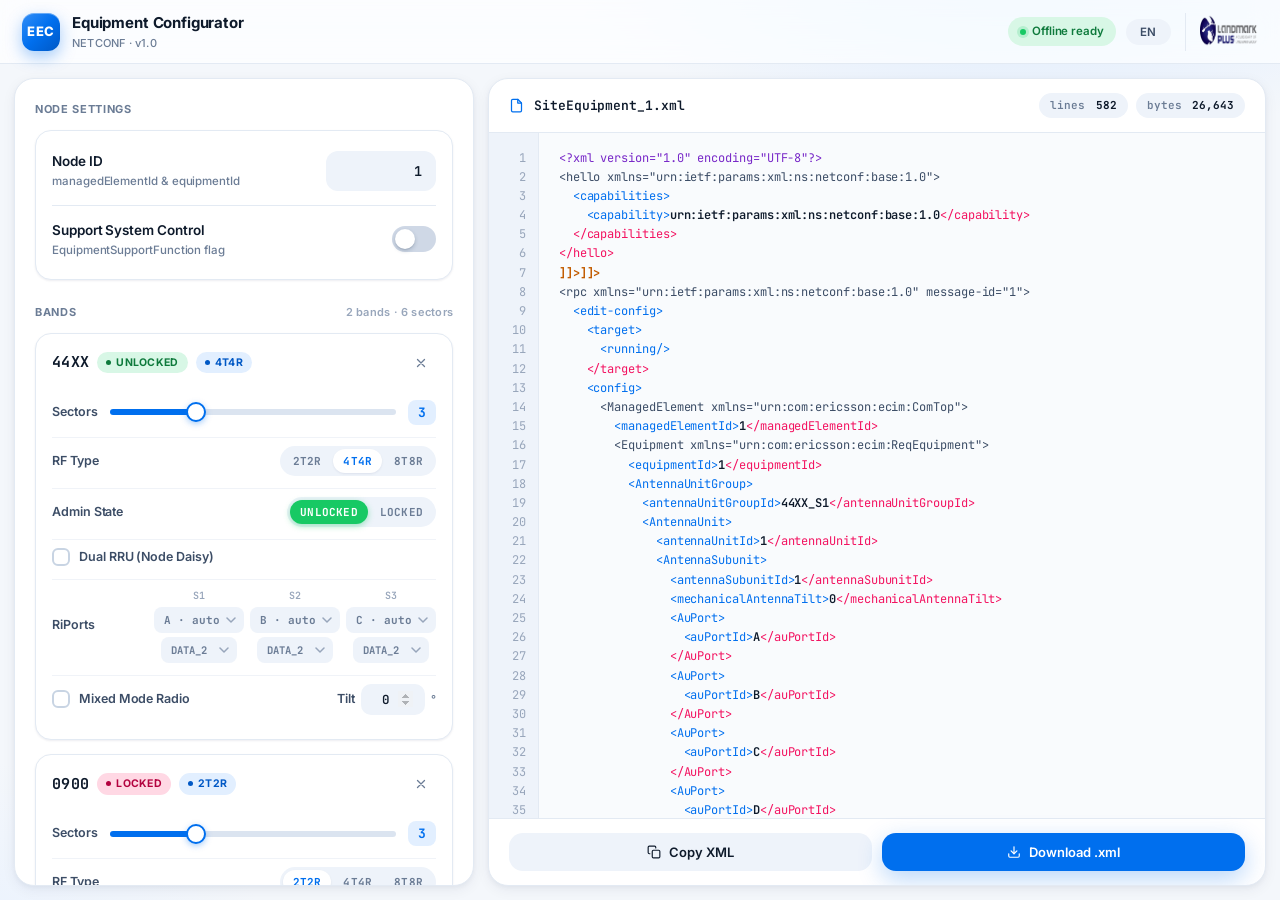
<file: index.html>
<!DOCTYPE html>
<html lang="en">
<head>
  <meta charset="UTF-8">
  <meta name="viewport" content="width=device-width, initial-scale=1.0">
  <meta name="description" content="Generate Ericsson NETCONF XML equipment configuration scripts for base station sites">
  <meta name="theme-color" content="#006fee">
  <meta name="apple-mobile-web-app-capable" content="yes">
  <meta name="apple-mobile-web-app-status-bar-style" content="black-translucent">
  <meta name="apple-mobile-web-app-title" content="EEC">
  <title>Ericsson Equipment Configurator</title>

  <link rel="manifest" href="manifest.json">
  <link rel="icon" type="image/png" sizes="192x192" href="assets/icon-192.png">
  <link rel="apple-touch-icon" href="assets/icon-192.png">

  <link rel="preconnect" href="https://fonts.googleapis.com">
  <link rel="preconnect" href="https://fonts.gstatic.com" crossorigin>
  <link href="https://fonts.googleapis.com/css2?family=Inter:wght@400;500;600;700;800&family=JetBrains+Mono:wght@400;500;600&display=swap" rel="stylesheet">

  <link rel="stylesheet" href="css/styles.css">
  <link rel="stylesheet" href="css/form.css">
  <link rel="stylesheet" href="css/preview.css">
  <link rel="stylesheet" href="css/components.css">
</head>
<body>

  <div class="app">

    <!-- Top bar -->
    <header class="topbar">
      <div class="brand">
        <div class="brand-mark">EEC</div>
        <div>
          <div class="brand-title">Equipment Configurator</div>
          <div class="brand-sub">NETCONF · v1.0</div>
        </div>
      </div>
      <div class="topbar-actions">
        <span class="chip"><span class="dot"></span>Offline ready</span>
        <button class="lang-btn">EN</button>
        <img src="LMP Big Logo-Photoroom.png" alt="Landmark Plus" class="topbar-logo">
      </div>
    </header>

    <!-- Main layout -->
    <div class="layout">

      <!-- Mobile tab switcher (hidden on desktop) -->
      <div class="tabs" id="tab-switcher">
        <button class="tab active" data-tab="form">Form</button>
        <button class="tab" data-tab="preview">Preview</button>
      </div>

      <!-- Form panel -->
      <div class="pane-form active" id="pane-form">
        <div class="form-scroll">

          <p class="section-label">Node settings</p>
          <div class="node-card">
            <div class="field">
              <div>
                <div class="field-label">Node ID</div>
                <div class="field-help">managedElementId &amp; equipmentId</div>
              </div>
              <input type="text" id="node-id" class="text-input" value="1" autocomplete="off" spellcheck="false">
            </div>
            <div class="field">
              <div>
                <div class="field-label">Support System Control</div>
                <div class="field-help">EquipmentSupportFunction flag</div>
              </div>
              <div id="support-system-control" class="switch" role="switch" aria-checked="false"></div>
            </div>
          </div>

          <p class="section-label">
            <span>Bands</span>
            <span class="section-count" id="bands-count"></span>
          </p>
          <div id="band-list" class="band-list"></div>

          <div class="warning-banner" id="overflow-warning">
            <svg width="16" height="16" viewBox="0 0 24 24" fill="none" stroke="currentColor" stroke-width="2.2" stroke-linecap="round" stroke-linejoin="round">
              <path d="M10.29 3.86L1.82 18a2 2 0 001.71 3h16.94a2 2 0 001.71-3L13.71 3.86a2 2 0 00-3.42 0z"/>
              <line x1="12" y1="9" x2="12" y2="13"/>
              <line x1="12" y1="17" x2="12.01" y2="17"/>
            </svg>
            <span>Total sectors exceed 24 — BBU port sequence is limited.</span>
          </div>

          <div class="add-section">
            <p class="section-label">Add band</p>
            <div class="add-grid">
              <button id="btn-add-44XX" class="add-btn"><span class="plus">+</span><span>44XX</span></button>
              <button id="btn-add-0900" class="add-btn"><span class="plus">+</span><span>0900</span></button>
              <button id="btn-add-1800" class="add-btn"><span class="plus">+</span><span>1800</span></button>
              <button id="btn-add-2100" class="add-btn"><span class="plus">+</span><span>2100</span></button>
              <button id="btn-add-2600" class="add-btn"><span class="plus">+</span><span>2600</span></button>
              <button id="btn-add-CUSTOM" class="add-btn add-btn--custom"><span class="plus">+</span><span>Custom band</span></button>
            </div>
          </div>

        </div>
      </div>

      <!-- Preview panel -->
      <div class="pane-preview" id="pane-preview">
        <div class="preview-header">
          <div class="preview-file">
            <svg width="15" height="15" viewBox="0 0 24 24" fill="none" stroke="var(--accent)" stroke-width="2" stroke-linecap="round" stroke-linejoin="round">
              <path d="M14 2H6a2 2 0 00-2 2v16a2 2 0 002 2h12a2 2 0 002-2V8z"/>
              <polyline points="14 2 14 8 20 8"/>
            </svg>
            <span class="filename" id="preview-filename">SiteEquipment_1.xml</span>
          </div>
          <div class="preview-meta">
            <span class="meta-chip">lines&#160;<strong id="preview-linecount">0</strong></span>
            <span class="meta-chip">bytes&#160;<strong id="preview-bytes">0</strong></span>
          </div>
        </div>
        <div class="preview-body">
          <div class="gutter" id="xml-gutter"></div>
          <pre class="code" id="xml-output"></pre>
        </div>
        <div class="preview-footer">
          <button class="btn btn-secondary" id="preview-btn-copy">
            <svg width="14" height="14" viewBox="0 0 24 24" fill="none" stroke="currentColor" stroke-width="2" stroke-linecap="round" stroke-linejoin="round">
              <rect x="9" y="9" width="13" height="13" rx="2"/>
              <path d="M5 15H4a2 2 0 01-2-2V4a2 2 0 012-2h9a2 2 0 012 2v1"/>
            </svg>
            Copy XML
          </button>
          <button class="btn btn-primary" id="preview-btn-download">
            <svg width="14" height="14" viewBox="0 0 24 24" fill="none" stroke="currentColor" stroke-width="2" stroke-linecap="round" stroke-linejoin="round">
              <path d="M21 15v4a2 2 0 01-2 2H5a2 2 0 01-2-2v-4"/>
              <polyline points="7 10 12 15 17 10"/>
              <line x1="12" y1="15" x2="12" y2="3"/>
            </svg>
            Download .xml
          </button>
        </div>
      </div>

    </div>
  </div>

  <script type="module" src="js/config.js"></script>
  <script type="module" src="js/generator.js"></script>
  <script type="module" src="js/ui.js"></script>
  <script type="module" src="js/download.js"></script>
  <script type="module" src="js/app.js"></script>

</body>
</html>
</file>
<file: css/styles.css>
/* ── Design Tokens ─────────────────────────────────────────── */
:root {
  --bg-base:        #f4f7fb;
  --bg-panel:       #ffffff;
  --bg-card:        #ffffff;
  --bg-soft:        #eef3fa;
  --bg-code:        #f9fbfd;
  --bg-gutter:      #eef3fa;
  --border:         #e3eaf3;
  --border-strong:  #c8d4e3;
  --text-primary:   #0e1a2b;
  --text-secondary: #3c4d66;
  --text-muted:     #6b7c95;
  --text-dim:       #98a6bb;
  --accent:         #006fee;
  --accent-strong:  #0058c5;
  --accent-deep:    #00407d;
  --accent-soft:    #e2efff;
  --accent-tint:    #f0f6ff;
  --green:          #17c964;
  --green-soft:     #d8f7e6;
  --amber:          #f5a524;
  --amber-soft:     #fcecd1;
  --red:            #f31260;
  --red-soft:       #ffd8e4;

  --shadow-sm:     0 1px 2px rgba(15,38,71,0.04), 0 1px 3px rgba(15,38,71,0.04);
  --shadow-md:     0 4px 14px rgba(15,38,71,0.06), 0 2px 4px rgba(15,38,71,0.04);
  --shadow-lg:     0 12px 28px rgba(15,38,71,0.10), 0 4px 10px rgba(15,38,71,0.05);
  --shadow-accent: 0 8px 24px rgba(0,111,238,0.28);

  --font-sans: 'Inter', system-ui, -apple-system, sans-serif;
  --font-mono: 'JetBrains Mono', 'Fira Code', ui-monospace, Consolas, monospace;

  --panel-width: 460px;
  --radius-xs:   8px;
  --radius-sm:   12px;
  --radius:      16px;
  --radius-lg:   20px;
  --radius-xl:   24px;
}

/* ── Reset ─────────────────────────────────────────────────── */
*, *::before, *::after {
  box-sizing: border-box;
  margin: 0;
  padding: 0;
}

html, body {
  height: 100%;
}

body {
  font-family: var(--font-sans);
  font-size: 14px;
  line-height: 1.5;
  color: var(--text-primary);
  background: var(--bg-base);
  -webkit-font-smoothing: antialiased;
  -moz-osx-font-smoothing: grayscale;
  text-rendering: optimizeLegibility;
  letter-spacing: -0.005em;
  overflow: hidden;
}

button { font-family: inherit; cursor: pointer; border: none; background: none; color: inherit; }
input, select { font-family: inherit; color: inherit; }

/* ── App shell ─────────────────────────────────────────────── */
.app {
  display: grid;
  grid-template-rows: 64px 1fr;
  height: 100vh;
  overflow: hidden;
  background:
    radial-gradient(800px 400px at 80% -10%, #d4e6ff 0%, transparent 60%),
    radial-gradient(700px 400px at -10% 110%, #e6f0ff 0%, transparent 60%),
    var(--bg-base);
}

/* ── Top bar ───────────────────────────────────────────────── */
.topbar {
  display: flex;
  align-items: center;
  justify-content: space-between;
  padding: 0 22px;
  background: rgba(255,255,255,0.7);
  backdrop-filter: saturate(160%) blur(14px);
  -webkit-backdrop-filter: saturate(160%) blur(14px);
  border-bottom: 1px solid var(--border);
  z-index: 10;
}

.brand {
  display: flex;
  align-items: center;
  gap: 12px;
}

.brand-mark {
  width: 38px;
  height: 38px;
  border-radius: 12px;
  background: linear-gradient(135deg, #338ef7 0%, #006fee 50%, #0058c5 100%);
  display: grid;
  place-items: center;
  font-weight: 800;
  color: #fff;
  font-size: 13px;
  letter-spacing: 0.4px;
  box-shadow: 0 6px 16px rgba(0,111,238,0.35), inset 0 1px 0 rgba(255,255,255,0.35);
  flex-shrink: 0;
}

.brand-title {
  font-weight: 700;
  font-size: 15px;
  letter-spacing: -0.01em;
  color: var(--text-primary);
}

.brand-sub {
  font-size: 11px;
  color: var(--text-muted);
  letter-spacing: 0.2px;
  font-weight: 500;
}

.topbar-actions {
  display: flex;
  align-items: center;
  gap: 10px;
}

.chip {
  display: inline-flex;
  align-items: center;
  gap: 6px;
  padding: 6px 12px;
  background: var(--green-soft);
  color: #0e7a3c;
  border-radius: 999px;
  font-size: 11.5px;
  font-weight: 600;
}

.chip .dot {
  width: 6px;
  height: 6px;
  border-radius: 50%;
  background: var(--green);
  box-shadow: 0 0 0 3px rgba(23,201,100,0.18);
  flex-shrink: 0;
}

.lang-btn {
  padding: 6px 14px;
  background: var(--bg-soft);
  border-radius: 999px;
  color: var(--text-secondary);
  font-size: 11.5px;
  font-weight: 600;
  letter-spacing: 0.3px;
  transition: background 0.15s, color 0.15s;
}

.lang-btn:hover {
  background: var(--accent-soft);
  color: var(--accent);
}

.topbar-logo {
  height: 38px;
  width: auto;
  object-fit: contain;
  padding-left: 14px;
  border-left: 1px solid var(--border);
  margin-left: 4px;
}

/* ── Main layout ───────────────────────────────────────────── */
.layout {
  display: grid;
  grid-template-columns: var(--panel-width) 1fr;
  height: 100%;
  overflow: hidden;
  gap: 14px;
  padding: 14px;
}

.tabs {
  display: none;
}

/* ── Scrollbars ────────────────────────────────────────────── */
.form-scroll::-webkit-scrollbar,
.preview-body::-webkit-scrollbar {
  width: 10px;
  height: 10px;
}

.form-scroll::-webkit-scrollbar-track,
.preview-body::-webkit-scrollbar-track {
  background: transparent;
}

.form-scroll::-webkit-scrollbar-thumb,
.preview-body::-webkit-scrollbar-thumb {
  background: #d2dbe7;
  border-radius: 999px;
  border: 2px solid transparent;
  background-clip: padding-box;
}

.form-scroll::-webkit-scrollbar-thumb:hover,
.preview-body::-webkit-scrollbar-thumb:hover {
  background-color: #b2bfd1;
}

/* ── Mobile ────────────────────────────────────────────────── */
@media (max-width: 900px) {
  .layout {
    grid-template-columns: 1fr;
    grid-template-rows: 44px 1fr;
    padding: 10px;
    gap: 10px;
  }

  .tabs {
    display: flex;
    background: rgba(255,255,255,0.7);
    backdrop-filter: blur(12px);
    -webkit-backdrop-filter: blur(12px);
    border: 1px solid var(--border);
    border-radius: 999px;
    padding: 4px;
    gap: 4px;
  }

  .tab {
    flex: 1;
    font-size: 12.5px;
    font-weight: 600;
    color: var(--text-muted);
    background: transparent;
    border-radius: 999px;
    padding: 7px 0;
    transition: background 0.15s, color 0.15s;
  }

  .tab.active {
    color: var(--accent);
    background: var(--accent-soft);
  }

}
</file>
<file: css/form.css>
/* ── Form panel ────────────────────────────────────────────── */
.pane-form {
  display: flex;
  flex-direction: column;
  background: var(--bg-panel);
  border-radius: var(--radius-lg);
  box-shadow: var(--shadow-md);
  overflow: hidden;
  border: 1px solid var(--border);
}

.form-scroll {
  overflow-y: auto;
  padding: 22px 20px 28px;
  flex: 1;
}

/* ── Section labels ────────────────────────────────────────── */
.section-label {
  font-size: 11px;
  font-weight: 700;
  letter-spacing: 0.06em;
  text-transform: uppercase;
  color: var(--text-muted);
  margin: 0 0 12px;
  display: flex;
  align-items: center;
  justify-content: space-between;
}

.section-count {
  font-weight: 600;
  color: var(--text-dim);
  letter-spacing: 0.02em;
  text-transform: none;
}

/* ── Node settings card ────────────────────────────────────── */
.node-card {
  background: var(--bg-card);
  border: 1px solid var(--border);
  border-radius: var(--radius);
  padding: 6px 16px;
  margin-bottom: 24px;
  box-shadow: var(--shadow-sm);
}

.field {
  display: flex;
  align-items: center;
  justify-content: space-between;
  gap: 12px;
  padding: 14px 0;
}

.field + .field {
  border-top: 1px solid var(--border);
}

.field-label {
  font-size: 13.5px;
  color: var(--text-primary);
  font-weight: 600;
}

.field-help {
  font-size: 11.5px;
  color: var(--text-muted);
  margin-top: 2px;
  font-weight: 500;
}

/* ── Text input ────────────────────────────────────────────── */
.text-input {
  background: var(--bg-soft);
  border: 2px solid transparent;
  border-radius: var(--radius-sm);
  padding: 9px 12px;
  color: var(--text-primary);
  font-family: var(--font-mono);
  font-size: 13.5px;
  font-weight: 600;
  width: 110px;
  text-align: right;
  outline: none;
  transition: background 0.15s, border-color 0.15s;
}

.text-input:hover {
  background: #e6edf6;
}

.text-input:focus {
  background: #fff;
  border-color: var(--accent);
}

/* ── iOS-style switch ──────────────────────────────────────── */
.switch {
  position: relative;
  width: 44px;
  height: 26px;
  background: #cfd8e6;
  border-radius: 999px;
  cursor: pointer;
  transition: background 0.2s ease;
  flex-shrink: 0;
}

.switch::after {
  content: "";
  position: absolute;
  top: 3px;
  left: 3px;
  width: 20px;
  height: 20px;
  background: #ffffff;
  border-radius: 50%;
  box-shadow: 0 2px 4px rgba(15,38,71,0.2), 0 1px 1px rgba(15,38,71,0.1);
  transition: transform 0.22s cubic-bezier(0.34,1.4,0.46,0.95);
}

.switch.on {
  background: var(--accent);
}

.switch.on::after {
  transform: translateX(18px);
}

/* ── Band list ─────────────────────────────────────────────── */
.band-list {
  display: flex;
  flex-direction: column;
  gap: 14px;
  margin-bottom: 4px;
}

/* ── Overflow warning ──────────────────────────────────────── */
.warning-banner {
  display: none;
  margin-top: 16px;
  padding: 12px 14px;
  background: var(--amber-soft);
  border-radius: var(--radius-sm);
  align-items: center;
  gap: 10px;
  font-size: 12.5px;
  color: #7a4f00;
  font-weight: 600;
}

.warning-banner.is-visible {
  display: flex;
}

.warning-banner svg {
  flex-shrink: 0;
  color: var(--amber);
}

/* ── Add band section ──────────────────────────────────────── */
.add-section {
  margin-top: 22px;
}

.add-grid {
  display: grid;
  grid-template-columns: 1fr 1fr;
  gap: 10px;
}

.add-btn {
  display: flex;
  align-items: center;
  justify-content: center;
  gap: 7px;
  padding: 11px 12px;
  background: #fff;
  border: 1.5px solid var(--border);
  border-radius: 14px;
  color: var(--text-secondary);
  font-size: 12.5px;
  font-weight: 700;
  font-family: var(--font-mono);
  letter-spacing: 0.3px;
  transition: background 0.15s, border-color 0.15s, color 0.15s, transform 0.1s;
}

.add-btn:hover {
  background: var(--accent-tint);
  border-color: var(--accent);
  color: var(--accent);
}

.add-btn:active {
  transform: scale(0.98);
}

.add-btn--custom {
  grid-column: span 2;
}

.add-btn .plus {
  width: 18px;
  height: 18px;
  display: grid;
  place-items: center;
  background: var(--accent);
  color: #fff;
  border-radius: 6px;
  font-size: 14px;
  font-weight: 700;
  line-height: 1;
  flex-shrink: 0;
}
</file>
<file: css/preview.css>
/* ── Preview panel ─────────────────────────────────────────── */
.pane-preview {
  display: flex;
  flex-direction: column;
  background: var(--bg-panel);
  border-radius: var(--radius-lg);
  box-shadow: var(--shadow-md);
  overflow: hidden;
  min-width: 0;
  border: 1px solid var(--border);
}

/* ── Header ────────────────────────────────────────────────── */
.preview-header {
  display: flex;
  align-items: center;
  justify-content: space-between;
  padding: 14px 20px;
  border-bottom: 1px solid var(--border);
  flex-shrink: 0;
}

.preview-file {
  display: flex;
  align-items: center;
  gap: 10px;
  font-family: var(--font-mono);
  font-size: 13px;
  font-weight: 600;
  min-width: 0;
}

.preview-file .filename {
  color: var(--text-primary);
  white-space: nowrap;
  overflow: hidden;
  text-overflow: ellipsis;
}

.preview-meta {
  display: flex;
  gap: 8px;
  flex-shrink: 0;
}

.meta-chip {
  display: inline-flex;
  align-items: center;
  gap: 4px;
  padding: 4px 11px;
  background: var(--bg-soft);
  border-radius: 999px;
  font-family: var(--font-mono);
  font-size: 11px;
  font-weight: 600;
  color: var(--text-muted);
}

.meta-chip strong {
  color: var(--text-primary);
  font-weight: 700;
}

/* ── Body: gutter + code ───────────────────────────────────── */
.preview-body {
  display: flex;
  flex: 1;
  overflow: auto;
  background: var(--bg-code);
}

.gutter {
  padding: 16px 12px 16px 16px;
  font-family: var(--font-mono);
  font-size: 12px;
  line-height: 1.6;
  color: var(--text-dim);
  text-align: right;
  user-select: none;
  background: var(--bg-gutter);
  white-space: pre;
  flex-shrink: 0;
  border-right: 1px solid var(--border);
}

.code {
  padding: 16px 20px;
  font-family: var(--font-mono);
  font-size: 12px;
  line-height: 1.6;
  color: var(--text-secondary);
  white-space: pre;
  flex: 1;
  min-width: 0;
  margin: 0;
  overflow: visible;
}

/* ── XML syntax highlight tokens ───────────────────────────── */
.code .tag-open     { color: #006fee; }
.code .tag-close    { color: #f31260; }
.code .attr         { color: #7828c8; }
.code .value        { color: #0e7a3c; }
.code .text-content { color: #0e1a2b; font-weight: 600; }
.code .delim        { color: #c25c00; font-weight: 700; }
.code .comment      { color: #98a6bb; font-style: italic; }
.code .decl         { color: #7828c8; }

/* ── Footer ────────────────────────────────────────────────── */
.preview-footer {
  display: flex;
  gap: 10px;
  padding: 14px 20px;
  border-top: 1px solid var(--border);
  flex-shrink: 0;
}

.btn {
  display: inline-flex;
  align-items: center;
  justify-content: center;
  gap: 8px;
  padding: 11px 18px;
  border-radius: 14px;
  font-size: 13px;
  font-weight: 600;
  transition: background 0.15s, color 0.15s, transform 0.08s, box-shadow 0.15s;
  flex: 1;
}

.btn:active {
  transform: translateY(1px);
}

.btn-primary {
  background: var(--accent);
  color: #fff;
  box-shadow: var(--shadow-accent);
}

.btn-primary:hover {
  background: var(--accent-strong);
}

.btn-secondary {
  background: var(--bg-soft);
  color: var(--text-primary);
}

.btn-secondary:hover {
  background: #e0e8f1;
}

.btn .ok {
  color: var(--green);
  font-weight: 700;
}

/* ── Mobile ────────────────────────────────────────────────── */
@media (max-width: 900px) {
  .preview-header {
    padding: 12px 14px;
  }

  .preview-footer {
    padding: 12px 14px;
  }

  .code {
    font-size: 11px;
    padding: 12px 16px;
  }

  .gutter {
    padding: 12px 8px 12px 12px;
    font-size: 11px;
  }
}
</file>
<file: css/components.css>
/* ── Band card ─────────────────────────────────────────────── */
.band-card {
  background: var(--bg-card);
  border: 1px solid var(--border);
  border-radius: var(--radius);
  overflow: hidden;
  box-shadow: var(--shadow-sm);
  transition: box-shadow 0.18s, transform 0.18s;
}

.band-card:hover {
  box-shadow: var(--shadow-md);
  transform: translateY(-1px);
}

/* ── Band card head ────────────────────────────────────────── */
.band-head {
  display: flex;
  align-items: center;
  justify-content: space-between;
  padding: 14px 16px 10px;
}

.band-title {
  display: flex;
  align-items: center;
  gap: 8px;
  flex-wrap: wrap;
  min-width: 0;
}

.band-name {
  font-family: var(--font-mono);
  font-weight: 700;
  font-size: 15px;
  letter-spacing: 0.3px;
  color: var(--text-primary);
}

.band-name-input {
  background: var(--bg-soft);
  border: 2px solid transparent;
  border-radius: 10px;
  padding: 4px 10px;
  color: var(--text-primary);
  font-family: var(--font-mono);
  font-size: 13px;
  font-weight: 600;
  width: 110px;
  outline: none;
  transition: background 0.15s, border-color 0.15s;
}

.band-name-input:focus {
  background: #fff;
  border-color: var(--accent);
}

/* ── Badges ────────────────────────────────────────────────── */
.badge {
  display: inline-flex;
  align-items: center;
  gap: 5px;
  padding: 3px 9px;
  border-radius: 999px;
  font-size: 10.5px;
  font-weight: 700;
  letter-spacing: 0.3px;
}

.badge.unlocked {
  background: var(--green-soft);
  color: #0e7a3c;
}

.badge.locked {
  background: var(--red-soft);
  color: #b3023f;
}

.badge.rftype {
  background: var(--accent-soft);
  color: var(--accent-strong);
}

.badge .dot {
  width: 5px;
  height: 5px;
  border-radius: 50%;
  background: currentColor;
  flex-shrink: 0;
}

/* ── Icon button (remove) ──────────────────────────────────── */
.icon-btn {
  width: 30px;
  height: 30px;
  border-radius: 10px;
  color: var(--text-muted);
  display: grid;
  place-items: center;
  transition: background 0.15s, color 0.15s;
  flex-shrink: 0;
}

.icon-btn:hover {
  background: var(--red-soft);
  color: var(--red);
}

/* ── Band card body ────────────────────────────────────────── */
.band-body {
  padding: 4px 16px 16px;
  display: flex;
  flex-direction: column;
  gap: 4px;
}

.row {
  display: flex;
  align-items: center;
  justify-content: space-between;
  gap: 12px;
  padding: 8px 0;
}

.row + .row {
  border-top: 1px solid #f0f3f8;
}

.row-label {
  font-size: 12.5px;
  color: var(--text-secondary);
  font-weight: 600;
  flex-shrink: 0;
}

/* ── Slider ────────────────────────────────────────────────── */
.slider-wrap {
  display: flex;
  align-items: center;
  gap: 12px;
  flex: 1;
  min-width: 0;
}

.slider {
  -webkit-appearance: none;
  appearance: none;
  flex: 1;
  height: 6px;
  background: linear-gradient(to right, var(--accent) var(--pct, 28.6%), #dbe4f0 var(--pct, 28.6%));
  border-radius: 999px;
  outline: none;
  cursor: pointer;
}

.slider::-webkit-slider-thumb {
  -webkit-appearance: none;
  width: 20px;
  height: 20px;
  background: #fff;
  border: 2px solid var(--accent);
  border-radius: 50%;
  cursor: grab;
  box-shadow: 0 2px 6px rgba(0,111,238,0.35);
  transition: transform 0.15s;
}

.slider::-webkit-slider-thumb:hover {
  transform: scale(1.1);
}

.slider::-moz-range-thumb {
  width: 20px;
  height: 20px;
  background: #fff;
  border: 2px solid var(--accent);
  border-radius: 50%;
  cursor: grab;
}

.slider-value {
  min-width: 28px;
  text-align: center;
  font-family: var(--font-mono);
  font-weight: 700;
  font-size: 13px;
  color: var(--accent);
  background: var(--accent-soft);
  border-radius: 8px;
  padding: 3px 8px;
  flex-shrink: 0;
}

/* ── Segmented control ─────────────────────────────────────── */
.segment {
  display: inline-flex;
  background: var(--bg-soft);
  border-radius: 999px;
  padding: 3px;
  gap: 2px;
}

.segment button {
  padding: 5px 10px;
  font-size: 11px;
  font-weight: 700;
  letter-spacing: 0.2px;
  border-radius: 999px;
  color: var(--text-muted);
  transition: background 0.18s, color 0.18s, box-shadow 0.18s;
  font-family: var(--font-mono);
  white-space: nowrap;
}

.segment button:hover {
  color: var(--text-secondary);
}

.segment button.active {
  background: #fff;
  color: var(--accent);
  box-shadow: var(--shadow-sm);
}

.segment.state button.active.unlocked {
  background: var(--green);
  color: #fff;
  box-shadow: 0 2px 6px rgba(23,201,100,0.4);
}

.segment.state button.active.locked {
  background: var(--red);
  color: #fff;
  box-shadow: 0 2px 6px rgba(243,18,96,0.4);
}

/* ── Checkbox (div-based) ──────────────────────────────────── */
.checkbox-row {
  display: flex;
  align-items: center;
  gap: 9px;
  font-size: 12.5px;
  color: var(--text-secondary);
  font-weight: 600;
  cursor: pointer;
  user-select: none;
}

.checkbox {
  width: 18px;
  height: 18px;
  border: 2px solid #c8d4e3;
  border-radius: 6px;
  display: grid;
  place-items: center;
  background: #fff;
  transition: background 0.15s, border-color 0.15s;
  flex-shrink: 0;
}

.checkbox.on {
  background: var(--accent);
  border-color: var(--accent);
}

.checkbox.on::after {
  content: "";
  width: 5px;
  height: 9px;
  border: solid #fff;
  border-width: 0 2px 2px 0;
  transform: rotate(45deg) translate(-1px, -1px);
}

/* ── Tilt group ────────────────────────────────────────────── */
.tilt-group {
  display: flex;
  align-items: center;
  gap: 6px;
}

.tilt-degree {
  color: var(--text-muted);
  font-size: 11px;
  font-weight: 600;
}

.tilt-input {
  background: var(--bg-soft);
  border: 2px solid transparent;
  border-radius: 10px;
  padding: 5px 10px;
  color: var(--text-primary);
  font-family: var(--font-mono);
  font-size: 12.5px;
  font-weight: 600;
  width: 64px;
  text-align: center;
  outline: none;
  transition: background 0.15s, border-color 0.15s;
  -moz-appearance: textfield;
}

.tilt-input:focus {
  background: #fff;
  border-color: var(--accent);
}

.tilt-input::-webkit-inner-spin-button,
.tilt-input::-webkit-outer-spin-button {
  opacity: 0.4;
}

/* ── RiPort mapping ────────────────────────────────────────── */
.riport-list {
  display: flex;
  flex-wrap: wrap;
  gap: 6px;
  justify-content: flex-end;
}

.riport-item {
  display: flex;
  flex-direction: column;
  align-items: center;
  gap: 4px;
}

.riport-sector {
  font-family: var(--font-mono);
  font-size: 10px;
  font-weight: 600;
  color: var(--text-dim);
  letter-spacing: 0.02em;
}

.riport-select {
  -webkit-appearance: none;
  appearance: none;
  background-color: var(--bg-soft);
  background-image: url("data:image/svg+xml,%3Csvg xmlns='http://www.w3.org/2000/svg' width='10' height='6' viewBox='0 0 10 6'%3E%3Cpath d='M1 1l4 4 4-4' stroke='%2398a6bb' stroke-width='1.5' fill='none' stroke-linecap='round' stroke-linejoin='round'/%3E%3C/svg%3E");
  background-repeat: no-repeat;
  background-position: right 6px center;
  border: 2px solid transparent;
  border-radius: 8px;
  padding: 4px 22px 4px 8px;
  font-family: var(--font-mono);
  font-size: 11px;
  font-weight: 700;
  color: var(--text-muted);
  cursor: pointer;
  outline: none;
  min-width: 76px;
  transition: background-color 0.15s, border-color 0.15s, color 0.15s;
}

.riport-select:hover {
  background-color: #e6edf6;
}

.riport-select:focus {
  background-color: #fff;
  border-color: var(--accent);
  color: var(--text-primary);
}

.riport-select.is-override {
  background-color: var(--accent-soft);
  color: var(--accent);
  background-image: url("data:image/svg+xml,%3Csvg xmlns='http://www.w3.org/2000/svg' width='10' height='6' viewBox='0 0 10 6'%3E%3Cpath d='M1 1l4 4 4-4' stroke='%23006fee' stroke-width='1.5' fill='none' stroke-linecap='round' stroke-linejoin='round'/%3E%3C/svg%3E");
}

/* RRU port (DATA_1 / DATA_2) */
.riport-rru-select {
  -webkit-appearance: none;
  appearance: none;
  background-color: var(--bg-soft);
  background-image: url("data:image/svg+xml,%3Csvg xmlns='http://www.w3.org/2000/svg' width='10' height='6' viewBox='0 0 10 6'%3E%3Cpath d='M1 1l4 4 4-4' stroke='%2398a6bb' stroke-width='1.5' fill='none' stroke-linecap='round' stroke-linejoin='round'/%3E%3C/svg%3E");
  background-repeat: no-repeat;
  background-position: right 6px center;
  border: 2px solid transparent;
  border-radius: 8px;
  padding: 4px 22px 4px 8px;
  font-family: var(--font-mono);
  font-size: 10.5px;
  font-weight: 700;
  color: var(--text-muted);
  cursor: pointer;
  outline: none;
  min-width: 76px;
  transition: background-color 0.15s, border-color 0.15s, color 0.15s;
}

.riport-rru-select:hover {
  background-color: #e6edf6;
}

.riport-rru-select:focus {
  background-color: #fff;
  border-color: var(--accent);
  color: var(--text-primary);
}

.riport-rru-select.is-override {
  background-color: var(--amber-soft);
  color: #7a4f00;
  background-image: url("data:image/svg+xml,%3Csvg xmlns='http://www.w3.org/2000/svg' width='10' height='6' viewBox='0 0 10 6'%3E%3Cpath d='M1 1l4 4 4-4' stroke='%237a4f00' stroke-width='1.5' fill='none' stroke-linecap='round' stroke-linejoin='round'/%3E%3C/svg%3E");
}

/* ── Update banner (SW notification) ──────────────────────── */
.update-banner {
  position: fixed;
  bottom: 24px;
  left: 50%;
  transform: translateX(-50%);
  display: flex;
  align-items: center;
  gap: 14px;
  padding: 12px 18px;
  background: var(--bg-panel);
  border: 1px solid var(--accent);
  border-radius: var(--radius);
  box-shadow: var(--shadow-lg);
  font-size: 13px;
  font-weight: 600;
  color: var(--text-primary);
  z-index: 9999;
  white-space: nowrap;
  animation: banner-in 0.2s ease;
}

@keyframes banner-in {
  from { opacity: 0; transform: translateX(-50%) translateY(8px); }
  to   { opacity: 1; transform: translateX(-50%) translateY(0); }
}

.update-btn {
  padding: 7px 16px;
  background: var(--accent);
  border-radius: var(--radius-xs);
  color: #fff;
  font-size: 12px;
  font-weight: 700;
  cursor: pointer;
  transition: background 0.15s;
}

.update-btn:hover {
  background: var(--accent-strong);
}

/* ── Mobile panel visibility (must be last — overrides form.css & preview.css) ── */
@media (max-width: 900px) {
  .pane-form,
  .pane-preview {
    display: none;
    border-radius: var(--radius);
  }

  .pane-form.active,
  .pane-preview.active {
    display: flex;
  }

  .form-scroll {
    padding: 16px 14px 24px;
  }

  .node-card {
    padding: 4px 12px;
  }

  .band-head {
    padding: 12px 12px 8px;
  }

  .band-body {
    padding: 4px 12px 12px;
  }
}
</file>
